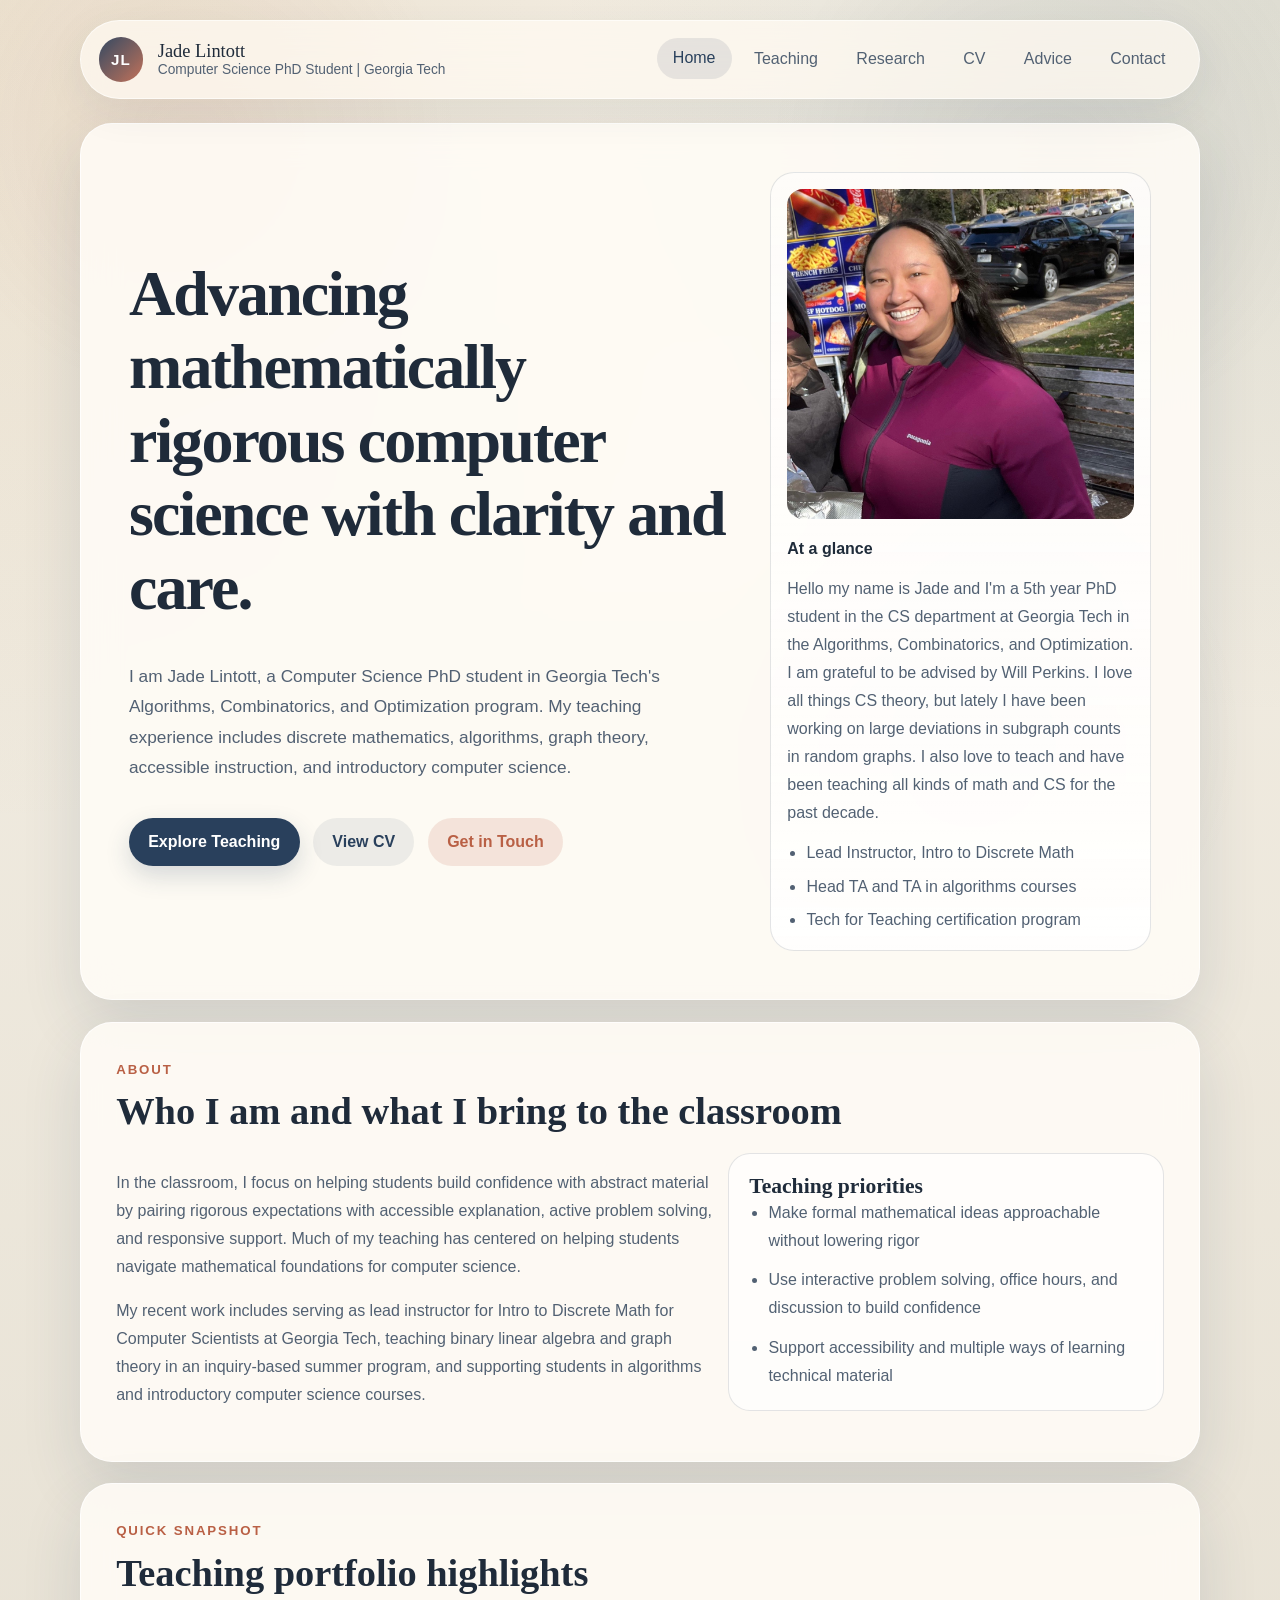
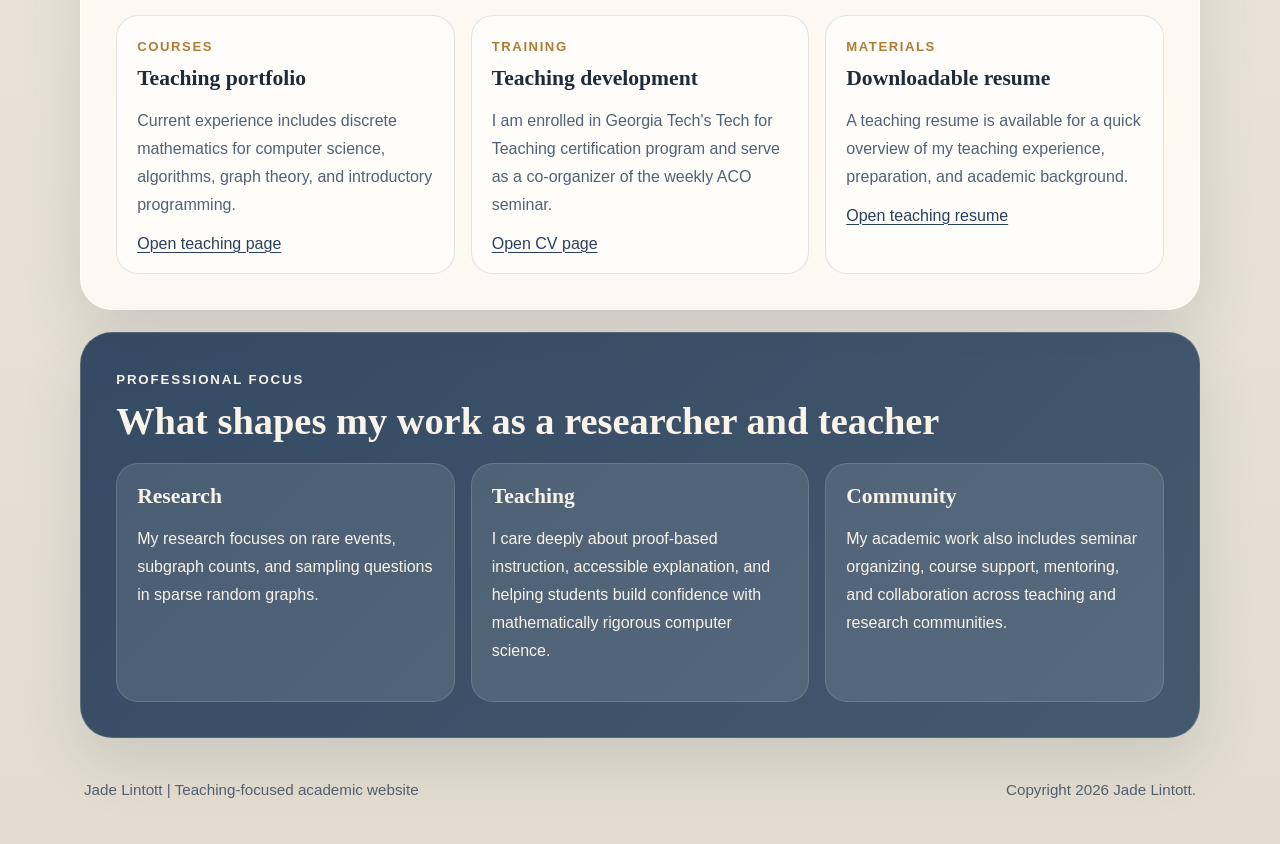
<file: index.html>
<!DOCTYPE html>
<html lang="en">
  <head>
    <meta charset="UTF-8" />
    <meta name="viewport" content="width=device-width, initial-scale=1.0" />
    <title>Jade Lintott | Teaching and Academic Website</title>
    <meta
      name="description"
      content="Academic website for Jade Lintott, a Computer Science PhD student at Georgia Tech, featuring teaching, CV, research, and contact information."
    />
    <link rel="icon" type="image/svg+xml" href="favicon.svg" />
    <link rel="stylesheet" href="styles.css" />
    <script src="script.js" defer></script>
  </head>
  <body>
    <div class="site-background" aria-hidden="true"></div>
    <div class="page-shell">
      <header class="site-header">
        <a class="site-brand" href="index.html">
          <span class="site-brand__mark">JL</span>
          <span>
            <span class="site-brand__name">Jade Lintott</span>
            <span class="site-brand__meta">Computer Science PhD Student | Georgia Tech</span>
          </span>
        </a>
        <button
          class="nav-toggle"
          type="button"
          aria-expanded="false"
          aria-label="Toggle navigation"
          data-nav-toggle
        >
          Menu
        </button>
        <nav class="site-nav" aria-label="Primary" data-site-nav>
          <a href="index.html" aria-current="page">Home</a>
          <a href="teaching.html">Teaching</a>
          <a href="research.html">Research</a>
          <a href="cv.html">CV</a>
          <a href="miscellaneous.html">Advice</a>
          <a href="contact.html">Contact</a>
        </nav>
      </header>

      <main>
        <section class="hero hero--home">
          <div class="hero__content">
            <h1>Advancing mathematically rigorous computer science with clarity and care.</h1>
            <p class="hero__lede">
              I am Jade Lintott, a Computer Science PhD student in Georgia
              Tech's Algorithms, Combinatorics, and Optimization program. My
              teaching experience includes discrete mathematics, algorithms,
              graph theory, accessible instruction, and introductory computer
              science.
            </p>
            <div class="hero__actions">
              <a class="button" href="teaching.html">Explore Teaching</a>
              <a class="button button--ghost" href="cv.html">View CV</a>
              <a class="button button--soft" href="contact.html">Get in Touch</a>
            </div>
          </div>
          <aside class="profile-card">
            <div class="profile-card__visual">
              <img
                class="profile-card__image"
                src="assets/images/jade-headshot.jpg"
                alt="Jade Lintott smiling outdoors"
                width="1200"
                height="1143"
              />
            </div>
            <div class="profile-card__body">
              <p class="profile-card__title">At a glance</p>
              <p class="profile-card__bio">
                Hello my name is Jade and I'm a 5th year PhD student in the CS
                department at Georgia Tech in the Algorithms, Combinatorics,
                and Optimization. I am grateful to be advised by Will Perkins.
                I love all things CS theory, but lately I have been working on
                large deviations in subgraph counts in random graphs. I also
                love to teach and have been teaching all kinds of math and CS
                for the past decade.
              </p>
              <ul class="compact-list">
                <li>Lead Instructor, Intro to Discrete Math</li>
                <li>Head TA and TA in algorithms courses</li>
                <li>Tech for Teaching certification program</li>
              </ul>
            </div>
          </aside>
        </section>

        <section class="section-card">
          <div class="section-heading">
            <p class="eyebrow">About</p>
            <h2>Who I am and what I bring to the classroom</h2>
          </div>
          <div class="content-grid">
            <div>
              <p>
                In the classroom, I focus on helping students build confidence
                with abstract material by pairing rigorous expectations with
                accessible explanation, active problem solving, and responsive
                support. Much of my teaching has centered on helping students
                navigate mathematical foundations for computer science.
              </p>
              <p>
                My recent work includes serving as lead instructor for Intro to
                Discrete Math for Computer Scientists at Georgia Tech, teaching
                binary linear algebra and graph theory in an inquiry-based
                summer program, and supporting students in algorithms and
                introductory computer science courses.
              </p>
            </div>
            <div class="highlight-panel">
              <h3>Teaching priorities</h3>
              <ul class="feature-list">
                <li>Make formal mathematical ideas approachable without lowering rigor</li>
                <li>Use interactive problem solving, office hours, and discussion to build confidence</li>
                <li>Support accessibility and multiple ways of learning technical material</li>
              </ul>
            </div>
          </div>
        </section>

        <section class="section-card">
          <div class="section-heading">
            <p class="eyebrow">Quick Snapshot</p>
            <h2>Teaching portfolio highlights</h2>
          </div>
          <div class="card-grid">
            <article class="info-card">
              <p class="info-card__kicker">Courses</p>
              <h3>Teaching portfolio</h3>
              <p>
                Current experience includes discrete mathematics for computer
                science, algorithms, graph theory, and introductory programming.
              </p>
              <a class="text-link" href="teaching.html">Open teaching page</a>
            </article>
            <article class="info-card">
              <p class="info-card__kicker">Training</p>
              <h3>Teaching development</h3>
              <p>
                I am enrolled in Georgia Tech's Tech for Teaching certification
                program and serve as a co-organizer of the weekly ACO seminar.
              </p>
              <a class="text-link" href="cv.html">Open CV page</a>
            </article>
            <article class="info-card">
              <p class="info-card__kicker">Materials</p>
              <h3>Downloadable resume</h3>
              <p>
                A teaching resume is available for a quick overview of my
                teaching experience, preparation, and academic background.
              </p>
              <a class="text-link" href="assets/docs/jade-lintott-teaching-resume.docx">Open teaching resume</a>
            </article>
          </div>
        </section>

        <section class="section-card section-card--accent">
          <div class="section-heading">
            <p class="eyebrow">Professional Focus</p>
            <h2>What shapes my work as a researcher and teacher</h2>
          </div>
          <div class="card-grid">
            <article class="info-card info-card--light">
              <h3>Research</h3>
              <p>
                My research focuses on rare events, subgraph counts, and
                sampling questions in sparse random graphs.
              </p>
            </article>
            <article class="info-card info-card--light">
              <h3>Teaching</h3>
              <p>
                I care deeply about proof-based instruction, accessible
                explanation, and helping students build confidence with
                mathematically rigorous computer science.
              </p>
            </article>
            <article class="info-card info-card--light">
              <h3>Community</h3>
              <p>
                My academic work also includes seminar organizing, course
                support, mentoring, and collaboration across teaching and
                research communities.
              </p>
            </article>
          </div>
        </section>
      </main>

      <footer class="site-footer">
        <p>Jade Lintott | Teaching-focused academic website</p>
        <p>Copyright <span data-year></span> Jade Lintott.</p>
      </footer>
    </div>
  </body>
</html>
</file>
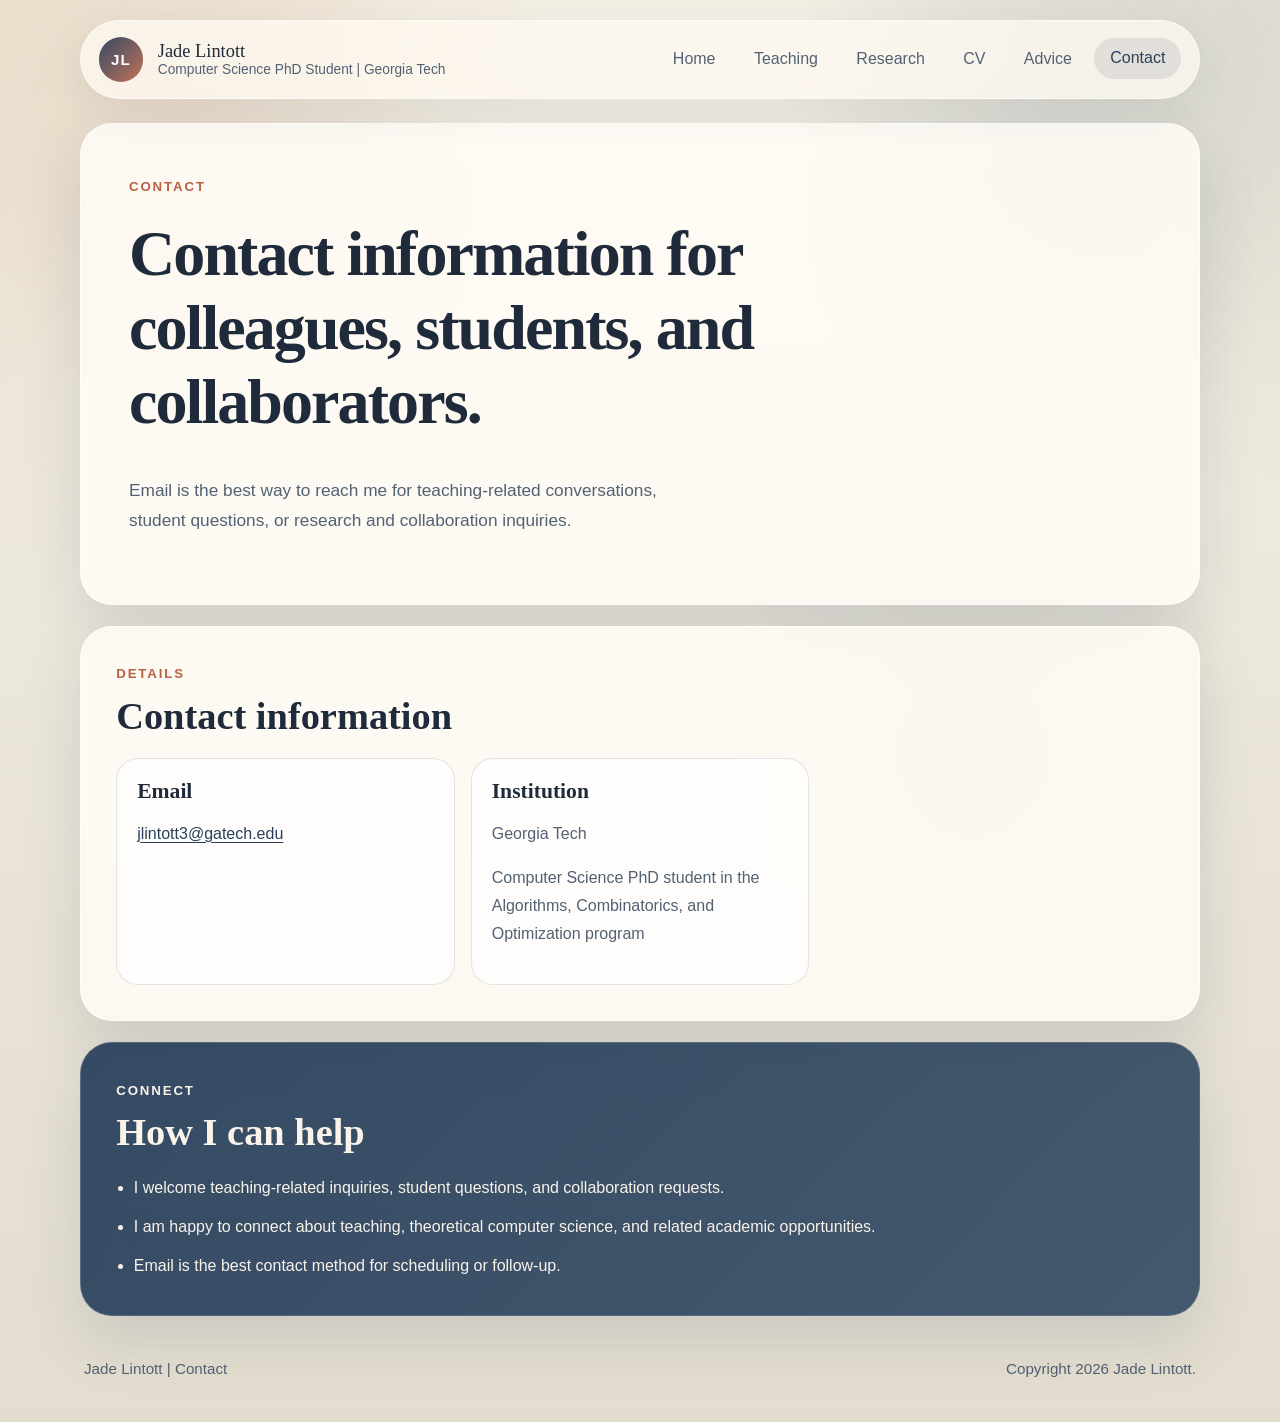
<file: contact.html>
<!DOCTYPE html>
<html lang="en">
  <head>
    <meta charset="UTF-8" />
    <meta name="viewport" content="width=device-width, initial-scale=1.0" />
    <title>Contact | Jade Lintott</title>
    <meta
      name="description"
      content="Contact information and affiliation for Jade Lintott."
    />
    <link rel="icon" type="image/svg+xml" href="favicon.svg" />
    <link rel="stylesheet" href="styles.css" />
    <script src="script.js" defer></script>
  </head>
  <body>
    <div class="site-background" aria-hidden="true"></div>
    <div class="page-shell">
      <header class="site-header">
        <a class="site-brand" href="index.html">
          <span class="site-brand__mark">JL</span>
          <span>
            <span class="site-brand__name">Jade Lintott</span>
            <span class="site-brand__meta">Computer Science PhD Student | Georgia Tech</span>
          </span>
        </a>
        <button
          class="nav-toggle"
          type="button"
          aria-expanded="false"
          aria-label="Toggle navigation"
          data-nav-toggle
        >
          Menu
        </button>
        <nav class="site-nav" aria-label="Primary" data-site-nav>
          <a href="index.html">Home</a>
          <a href="teaching.html">Teaching</a>
          <a href="research.html">Research</a>
          <a href="cv.html">CV</a>
          <a href="miscellaneous.html">Advice</a>
          <a href="contact.html" aria-current="page">Contact</a>
        </nav>
      </header>

      <main>
        <section class="hero hero--page">
          <div class="hero__content hero__content--narrow">
            <p class="eyebrow">Contact</p>
            <h1>Contact information for colleagues, students, and collaborators.</h1>
            <p class="hero__lede">
              Email is the best way to reach me for teaching-related
              conversations, student questions, or research and collaboration
              inquiries.
            </p>
          </div>
        </section>

        <section class="section-card">
          <div class="section-heading">
            <p class="eyebrow">Details</p>
            <h2>Contact information</h2>
          </div>
          <div class="card-grid">
            <article class="info-card">
              <h3>Email</h3>
              <p>
                <a class="text-link" href="mailto:jlintott3@gatech.edu">
                  jlintott3@gatech.edu
                </a>
              </p>
            </article>
            <article class="info-card">
              <h3>Institution</h3>
              <p>Georgia Tech</p>
              <p>Computer Science PhD student in the Algorithms, Combinatorics, and Optimization program</p>
            </article>
          </div>
        </section>

        <section class="section-card section-card--accent">
          <div class="section-heading">
            <p class="eyebrow">Connect</p>
            <h2>How I can help</h2>
          </div>
          <ul class="feature-list feature-list--wide">
            <li>I welcome teaching-related inquiries, student questions, and collaboration requests.</li>
            <li>I am happy to connect about teaching, theoretical computer science, and related academic opportunities.</li>
            <li>Email is the best contact method for scheduling or follow-up.</li>
          </ul>
        </section>
      </main>

      <footer class="site-footer">
        <p>Jade Lintott | Contact</p>
        <p>Copyright <span data-year></span> Jade Lintott.</p>
      </footer>
    </div>
  </body>
</html>
</file>
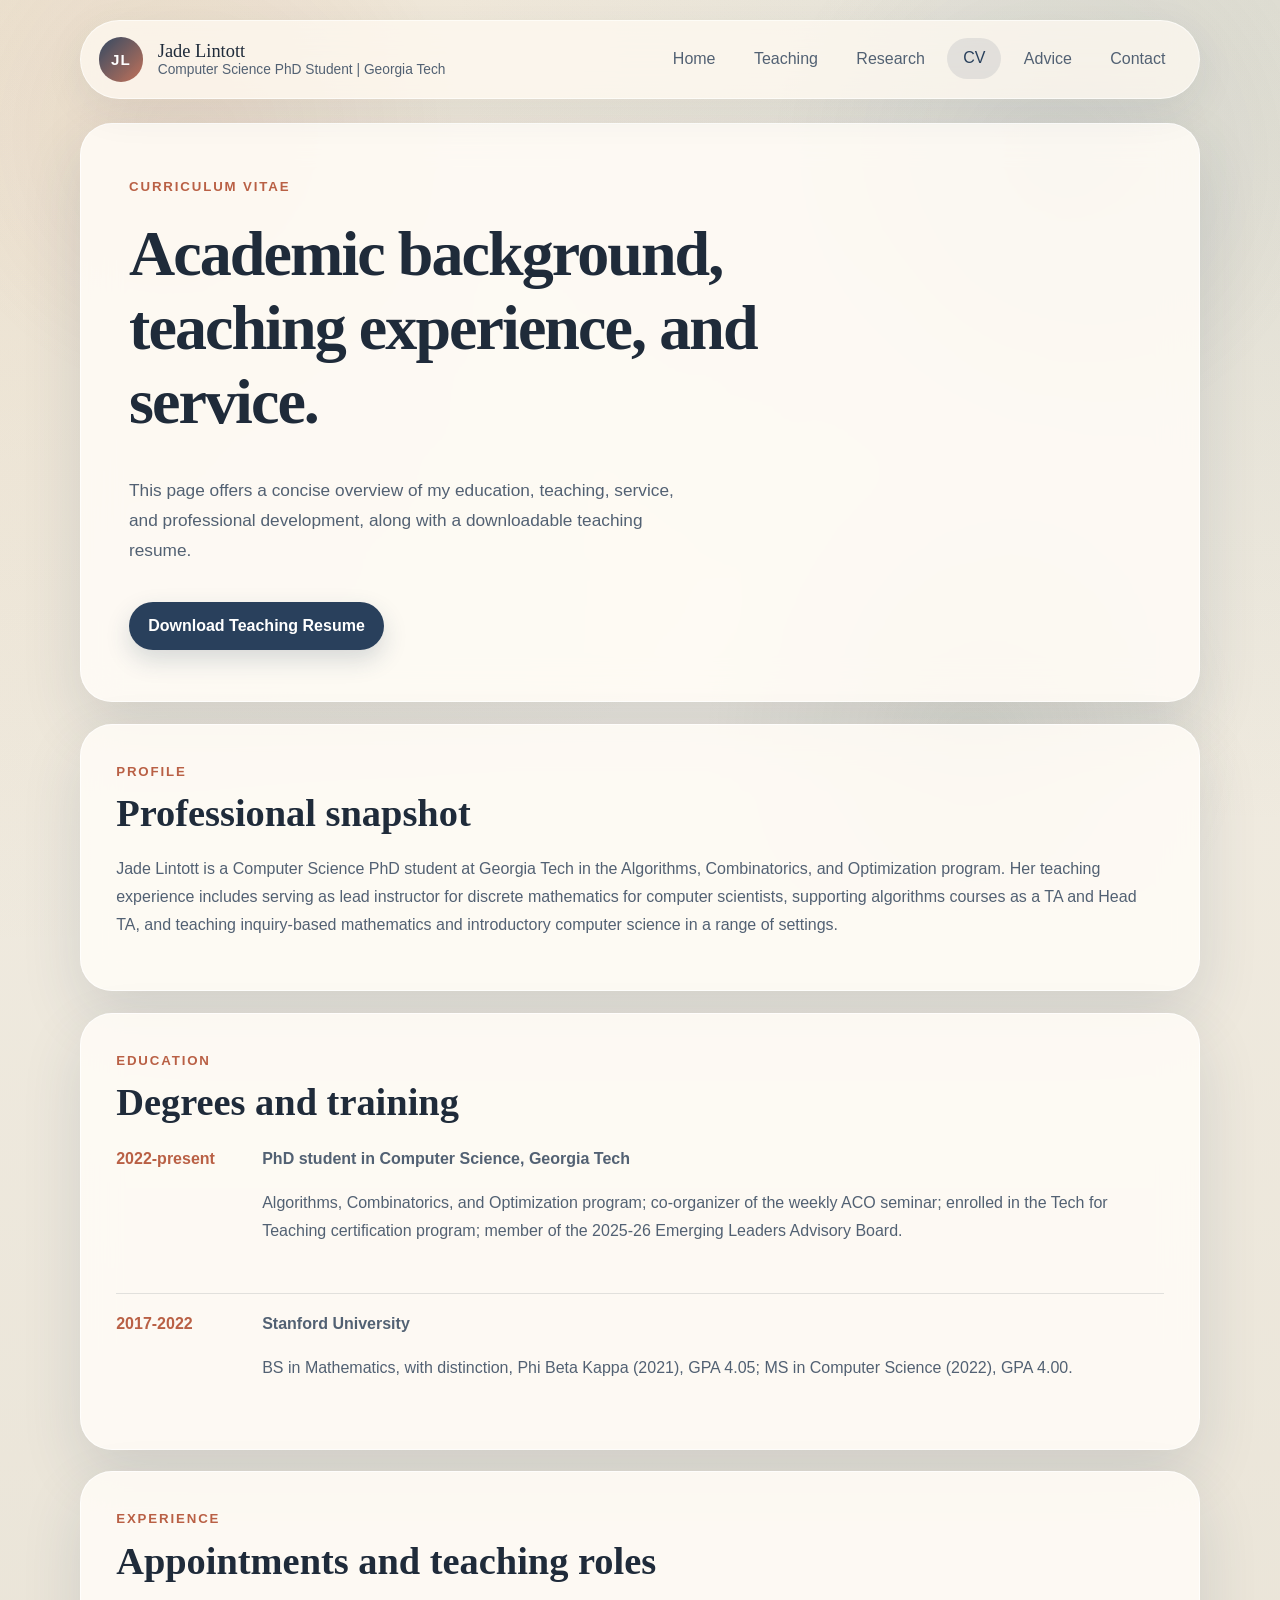
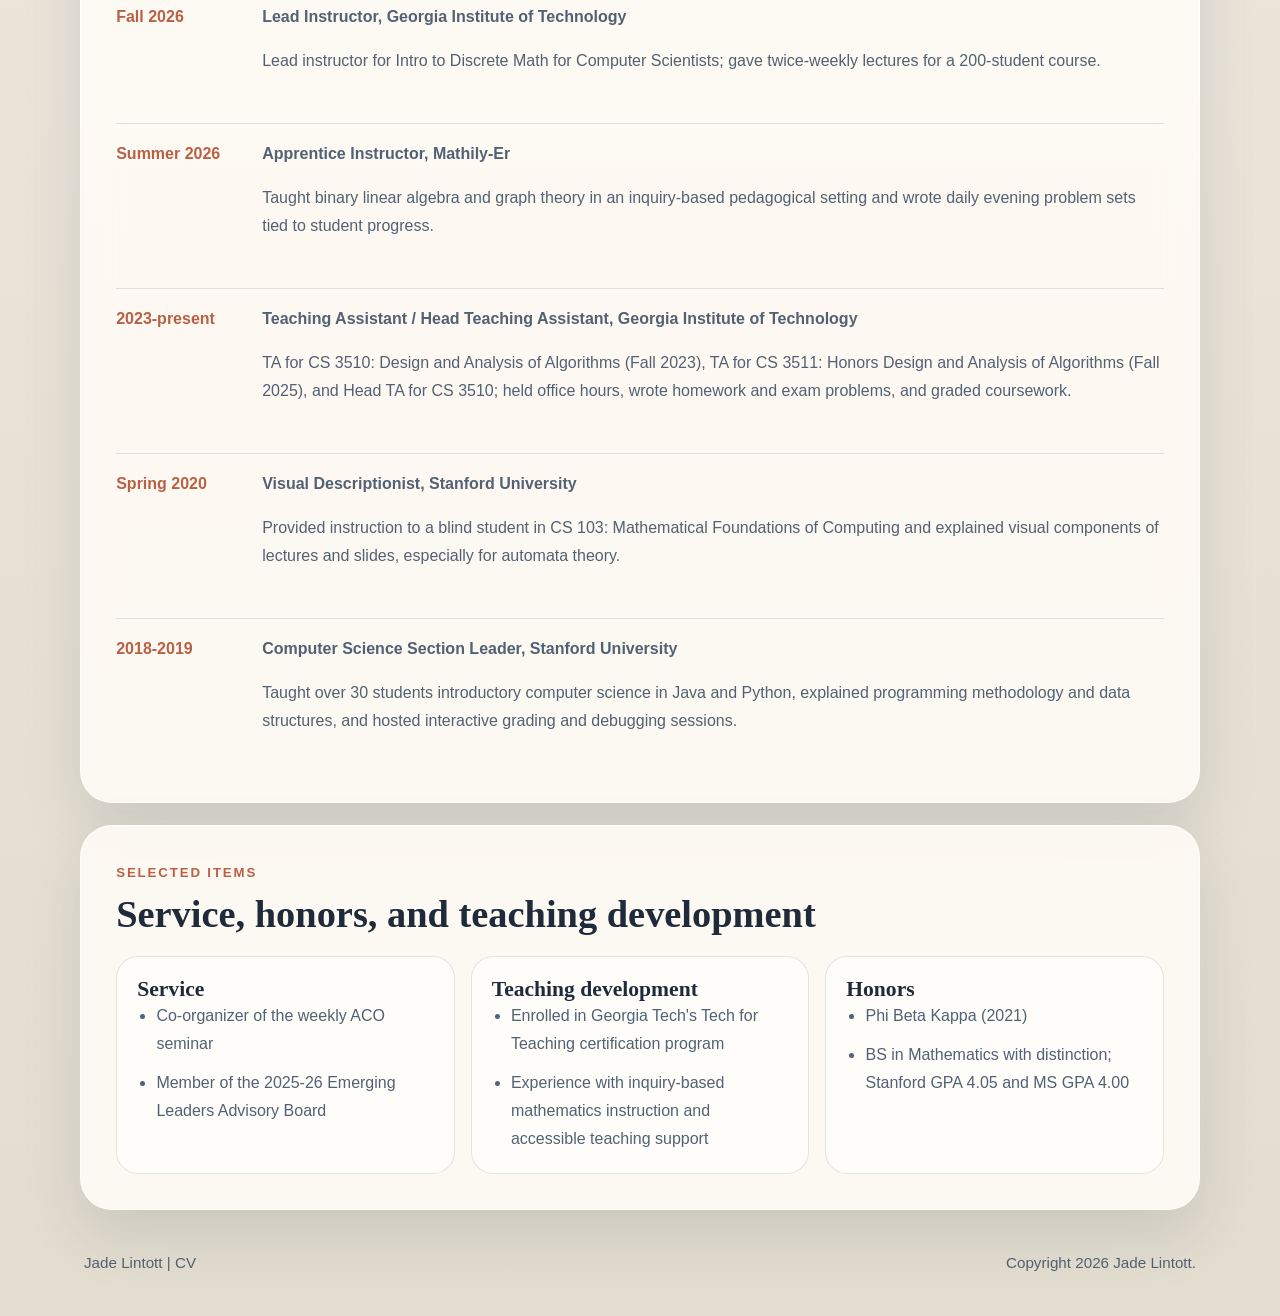
<file: cv.html>
<!DOCTYPE html>
<html lang="en">
  <head>
    <meta charset="UTF-8" />
    <meta name="viewport" content="width=device-width, initial-scale=1.0" />
    <title>CV | Jade Lintott</title>
    <meta
      name="description"
      content="Curriculum vitae overview and teaching resume for Jade Lintott."
    />
    <link rel="icon" type="image/svg+xml" href="favicon.svg" />
    <link rel="stylesheet" href="styles.css" />
    <script src="script.js" defer></script>
  </head>
  <body>
    <div class="site-background" aria-hidden="true"></div>
    <div class="page-shell">
      <header class="site-header">
        <a class="site-brand" href="index.html">
          <span class="site-brand__mark">JL</span>
          <span>
            <span class="site-brand__name">Jade Lintott</span>
            <span class="site-brand__meta">Computer Science PhD Student | Georgia Tech</span>
          </span>
        </a>
        <button
          class="nav-toggle"
          type="button"
          aria-expanded="false"
          aria-label="Toggle navigation"
          data-nav-toggle
        >
          Menu
        </button>
        <nav class="site-nav" aria-label="Primary" data-site-nav>
          <a href="index.html">Home</a>
          <a href="teaching.html">Teaching</a>
          <a href="research.html">Research</a>
          <a href="cv.html" aria-current="page">CV</a>
          <a href="miscellaneous.html">Advice</a>
          <a href="contact.html">Contact</a>
        </nav>
      </header>

      <main>
        <section class="hero hero--page">
          <div class="hero__content hero__content--narrow">
            <p class="eyebrow">Curriculum Vitae</p>
            <h1>Academic background, teaching experience, and service.</h1>
            <p class="hero__lede">
              This page offers a concise overview of my education, teaching,
              service, and professional development, along with a downloadable
              teaching resume.
            </p>
            <div class="hero__actions">
              <a class="button" href="assets/docs/jade-lintott-teaching-resume.docx">Download Teaching Resume</a>
            </div>
          </div>
        </section>

        <section class="section-card">
          <div class="section-heading">
            <p class="eyebrow">Profile</p>
            <h2>Professional snapshot</h2>
          </div>
          <p>
            Jade Lintott is a Computer Science PhD student at Georgia Tech in
            the Algorithms, Combinatorics, and Optimization program. Her
            teaching experience includes serving as lead instructor for discrete
            mathematics for computer scientists, supporting algorithms courses
            as a TA and Head TA, and teaching inquiry-based mathematics and
            introductory computer science in a range of settings.
          </p>
        </section>

        <section class="section-card">
          <div class="section-heading">
            <p class="eyebrow">Education</p>
            <h2>Degrees and training</h2>
          </div>
          <ul class="timeline-list">
            <li>
              <span class="timeline-list__date">2022-present</span>
              <div>
                <strong>PhD student in Computer Science, Georgia Tech</strong>
                <p>Algorithms, Combinatorics, and Optimization program; co-organizer of the weekly ACO seminar; enrolled in the Tech for Teaching certification program; member of the 2025-26 Emerging Leaders Advisory Board.</p>
              </div>
            </li>
            <li>
              <span class="timeline-list__date">2017-2022</span>
              <div>
                <strong>Stanford University</strong>
                <p>BS in Mathematics, with distinction, Phi Beta Kappa (2021), GPA 4.05; MS in Computer Science (2022), GPA 4.00.</p>
              </div>
            </li>
          </ul>
        </section>

        <section class="section-card">
          <div class="section-heading">
            <p class="eyebrow">Experience</p>
            <h2>Appointments and teaching roles</h2>
          </div>
          <ul class="timeline-list">
            <li>
              <span class="timeline-list__date">Fall 2026</span>
              <div>
                <strong>Lead Instructor, Georgia Institute of Technology</strong>
                <p>Lead instructor for Intro to Discrete Math for Computer Scientists; gave twice-weekly lectures for a 200-student course.</p>
              </div>
            </li>
            <li>
              <span class="timeline-list__date">Summer 2026</span>
              <div>
                <strong>Apprentice Instructor, Mathily-Er</strong>
                <p>Taught binary linear algebra and graph theory in an inquiry-based pedagogical setting and wrote daily evening problem sets tied to student progress.</p>
              </div>
            </li>
            <li>
              <span class="timeline-list__date">2023-present</span>
              <div>
                <strong>Teaching Assistant / Head Teaching Assistant, Georgia Institute of Technology</strong>
                <p>TA for CS 3510: Design and Analysis of Algorithms (Fall 2023), TA for CS 3511: Honors Design and Analysis of Algorithms (Fall 2025), and Head TA for CS 3510; held office hours, wrote homework and exam problems, and graded coursework.</p>
              </div>
            </li>
            <li>
              <span class="timeline-list__date">Spring 2020</span>
              <div>
                <strong>Visual Descriptionist, Stanford University</strong>
                <p>Provided instruction to a blind student in CS 103: Mathematical Foundations of Computing and explained visual components of lectures and slides, especially for automata theory.</p>
              </div>
            </li>
            <li>
              <span class="timeline-list__date">2018-2019</span>
              <div>
                <strong>Computer Science Section Leader, Stanford University</strong>
                <p>Taught over 30 students introductory computer science in Java and Python, explained programming methodology and data structures, and hosted interactive grading and debugging sessions.</p>
              </div>
            </li>
          </ul>
        </section>

        <section class="section-card">
          <div class="section-heading">
            <p class="eyebrow">Selected Items</p>
            <h2>Service, honors, and teaching development</h2>
          </div>
          <div class="card-grid">
            <article class="info-card">
              <h3>Service</h3>
              <ul class="feature-list">
                <li>Co-organizer of the weekly ACO seminar</li>
                <li>Member of the 2025-26 Emerging Leaders Advisory Board</li>
              </ul>
            </article>
            <article class="info-card">
              <h3>Teaching development</h3>
              <ul class="feature-list">
                <li>Enrolled in Georgia Tech's Tech for Teaching certification program</li>
                <li>Experience with inquiry-based mathematics instruction and accessible teaching support</li>
              </ul>
            </article>
            <article class="info-card">
              <h3>Honors</h3>
              <ul class="feature-list">
                <li>Phi Beta Kappa (2021)</li>
                <li>BS in Mathematics with distinction; Stanford GPA 4.05 and MS GPA 4.00</li>
              </ul>
            </article>
          </div>
        </section>
      </main>

      <footer class="site-footer">
        <p>Jade Lintott | CV</p>
        <p>Copyright <span data-year></span> Jade Lintott.</p>
      </footer>
    </div>
  </body>
</html>
</file>
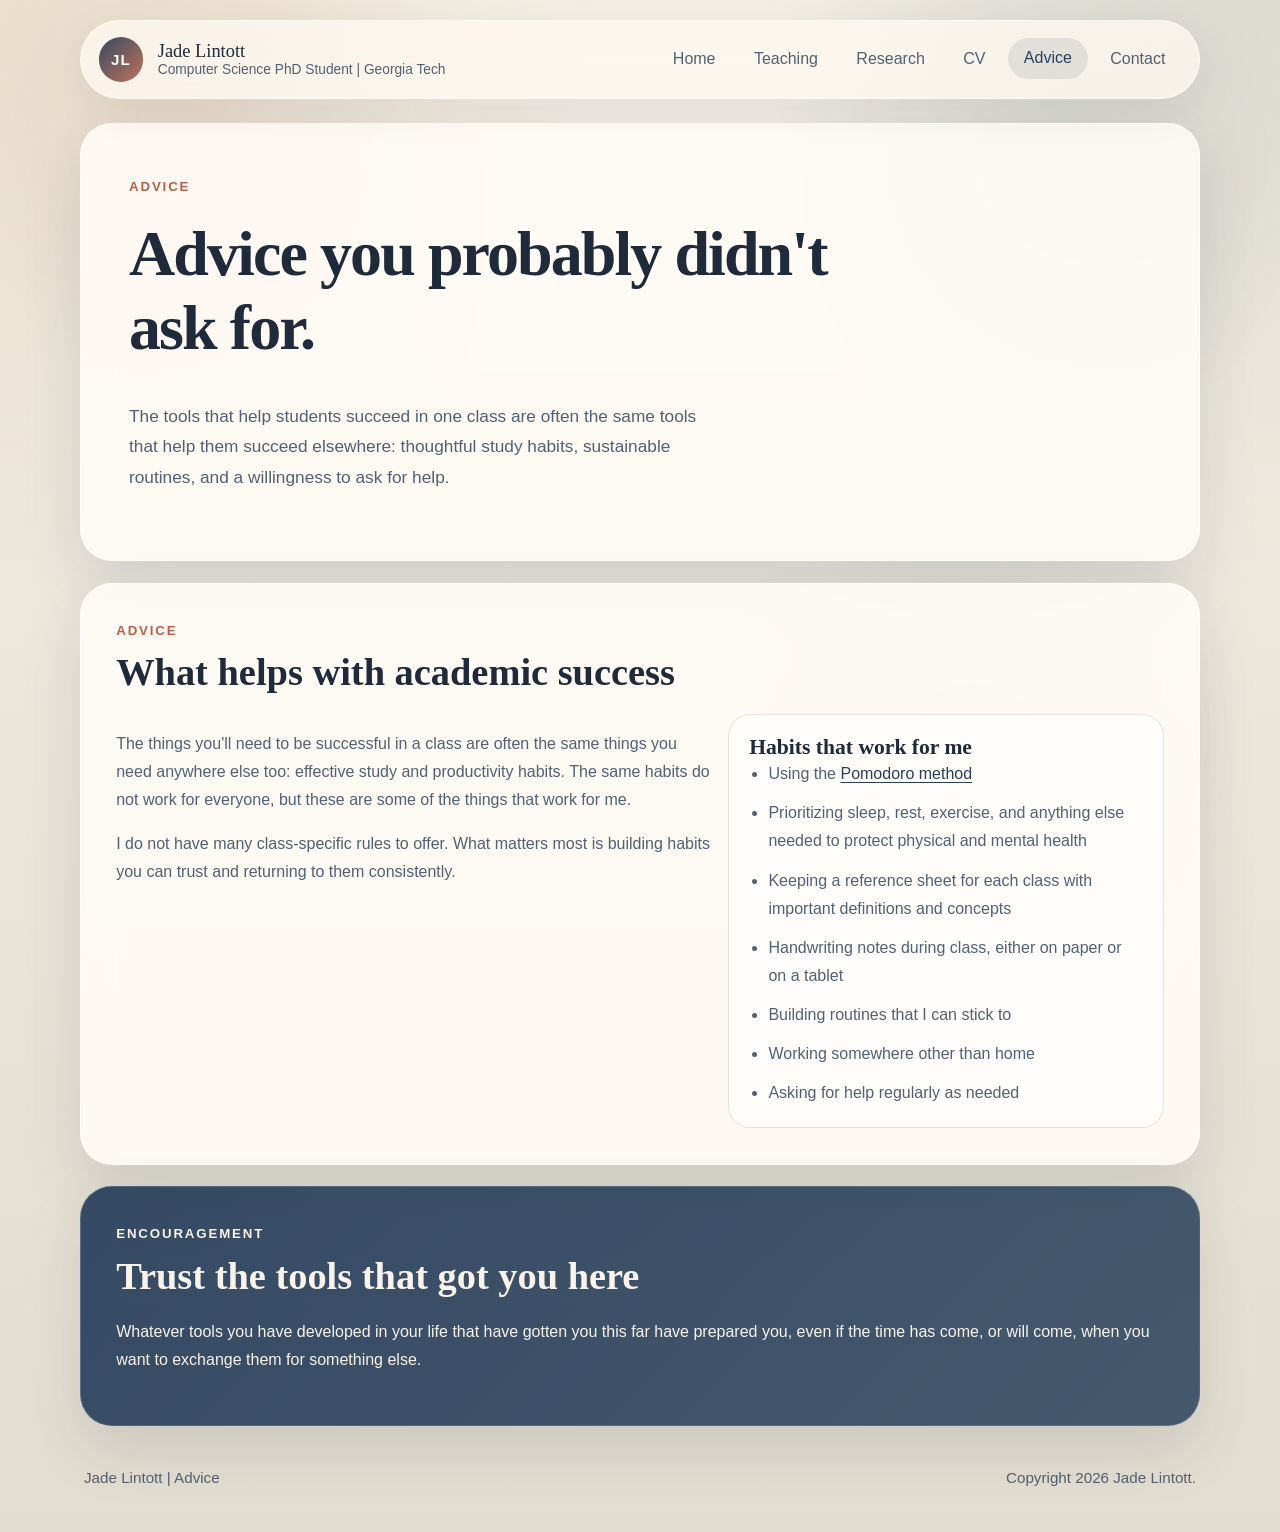
<file: miscellaneous.html>
<!DOCTYPE html>
<html lang="en">
  <head>
    <meta charset="UTF-8" />
    <meta name="viewport" content="width=device-width, initial-scale=1.0" />
    <title>Advice You Probably Didn't Ask For | Jade Lintott</title>
    <meta
      name="description"
      content="Advice and academic notes from Jade Lintott."
    />
    <link rel="icon" type="image/svg+xml" href="favicon.svg" />
    <link rel="stylesheet" href="styles.css" />
    <script src="script.js" defer></script>
  </head>
  <body>
    <div class="site-background" aria-hidden="true"></div>
    <div class="page-shell">
      <header class="site-header">
        <a class="site-brand" href="index.html">
          <span class="site-brand__mark">JL</span>
          <span>
            <span class="site-brand__name">Jade Lintott</span>
            <span class="site-brand__meta">Computer Science PhD Student | Georgia Tech</span>
          </span>
        </a>
        <button
          class="nav-toggle"
          type="button"
          aria-expanded="false"
          aria-label="Toggle navigation"
          data-nav-toggle
        >
          Menu
        </button>
        <nav class="site-nav" aria-label="Primary" data-site-nav>
          <a href="index.html">Home</a>
          <a href="teaching.html">Teaching</a>
          <a href="research.html">Research</a>
          <a href="cv.html">CV</a>
          <a href="miscellaneous.html" aria-current="page">Advice</a>
          <a href="contact.html">Contact</a>
        </nav>
      </header>

      <main>
        <section class="hero hero--page">
          <div class="hero__content hero__content--narrow">
            <p class="eyebrow">Advice</p>
            <h1>Advice you probably didn't ask for.</h1>
            <p class="hero__lede">
              The tools that help students succeed in one class are often the
              same tools that help them succeed elsewhere: thoughtful study
              habits, sustainable routines, and a willingness to ask for help.
            </p>
          </div>
        </section>

        <section class="section-card">
          <div class="section-heading">
            <p class="eyebrow">Advice</p>
            <h2>What helps with academic success</h2>
          </div>
          <div class="content-grid">
            <div>
              <p>
                The things you'll need to be successful in a class are often
                the same things you need anywhere else too: effective study and
                productivity habits. The same habits do not work for everyone,
                but these are some of the things that work for me.
              </p>
              <p>
                I do not have many class-specific rules to offer. What matters
                most is building habits you can trust and returning to them
                consistently.
              </p>
            </div>
            <div class="highlight-panel">
              <h3>Habits that work for me</h3>
              <ul class="feature-list">
                <li>
                  Using the
                  <a
                    class="text-link"
                    href="https://en.wikipedia.org/wiki/Pomodoro_Technique"
                    target="_blank"
                    rel="noreferrer"
                  >
                    Pomodoro method
                  </a>
                </li>
                <li>Prioritizing sleep, rest, exercise, and anything else needed to protect physical and mental health</li>
                <li>Keeping a reference sheet for each class with important definitions and concepts</li>
                <li>Handwriting notes during class, either on paper or on a tablet</li>
                <li>Building routines that I can stick to</li>
                <li>Working somewhere other than home</li>
                <li>Asking for help regularly as needed</li>
              </ul>
            </div>
          </div>
        </section>

        <section class="section-card section-card--accent">
          <div class="section-heading">
            <p class="eyebrow">Encouragement</p>
            <h2>Trust the tools that got you here</h2>
          </div>
          <p>
            Whatever tools you have developed in your life that have gotten you
            this far have prepared you, even if the time has come, or will
            come, when you want to exchange them for something else.
          </p>
        </section>
      </main>

      <footer class="site-footer">
        <p>Jade Lintott | Advice</p>
        <p>Copyright <span data-year></span> Jade Lintott.</p>
      </footer>
    </div>
  </body>
</html>
</file>
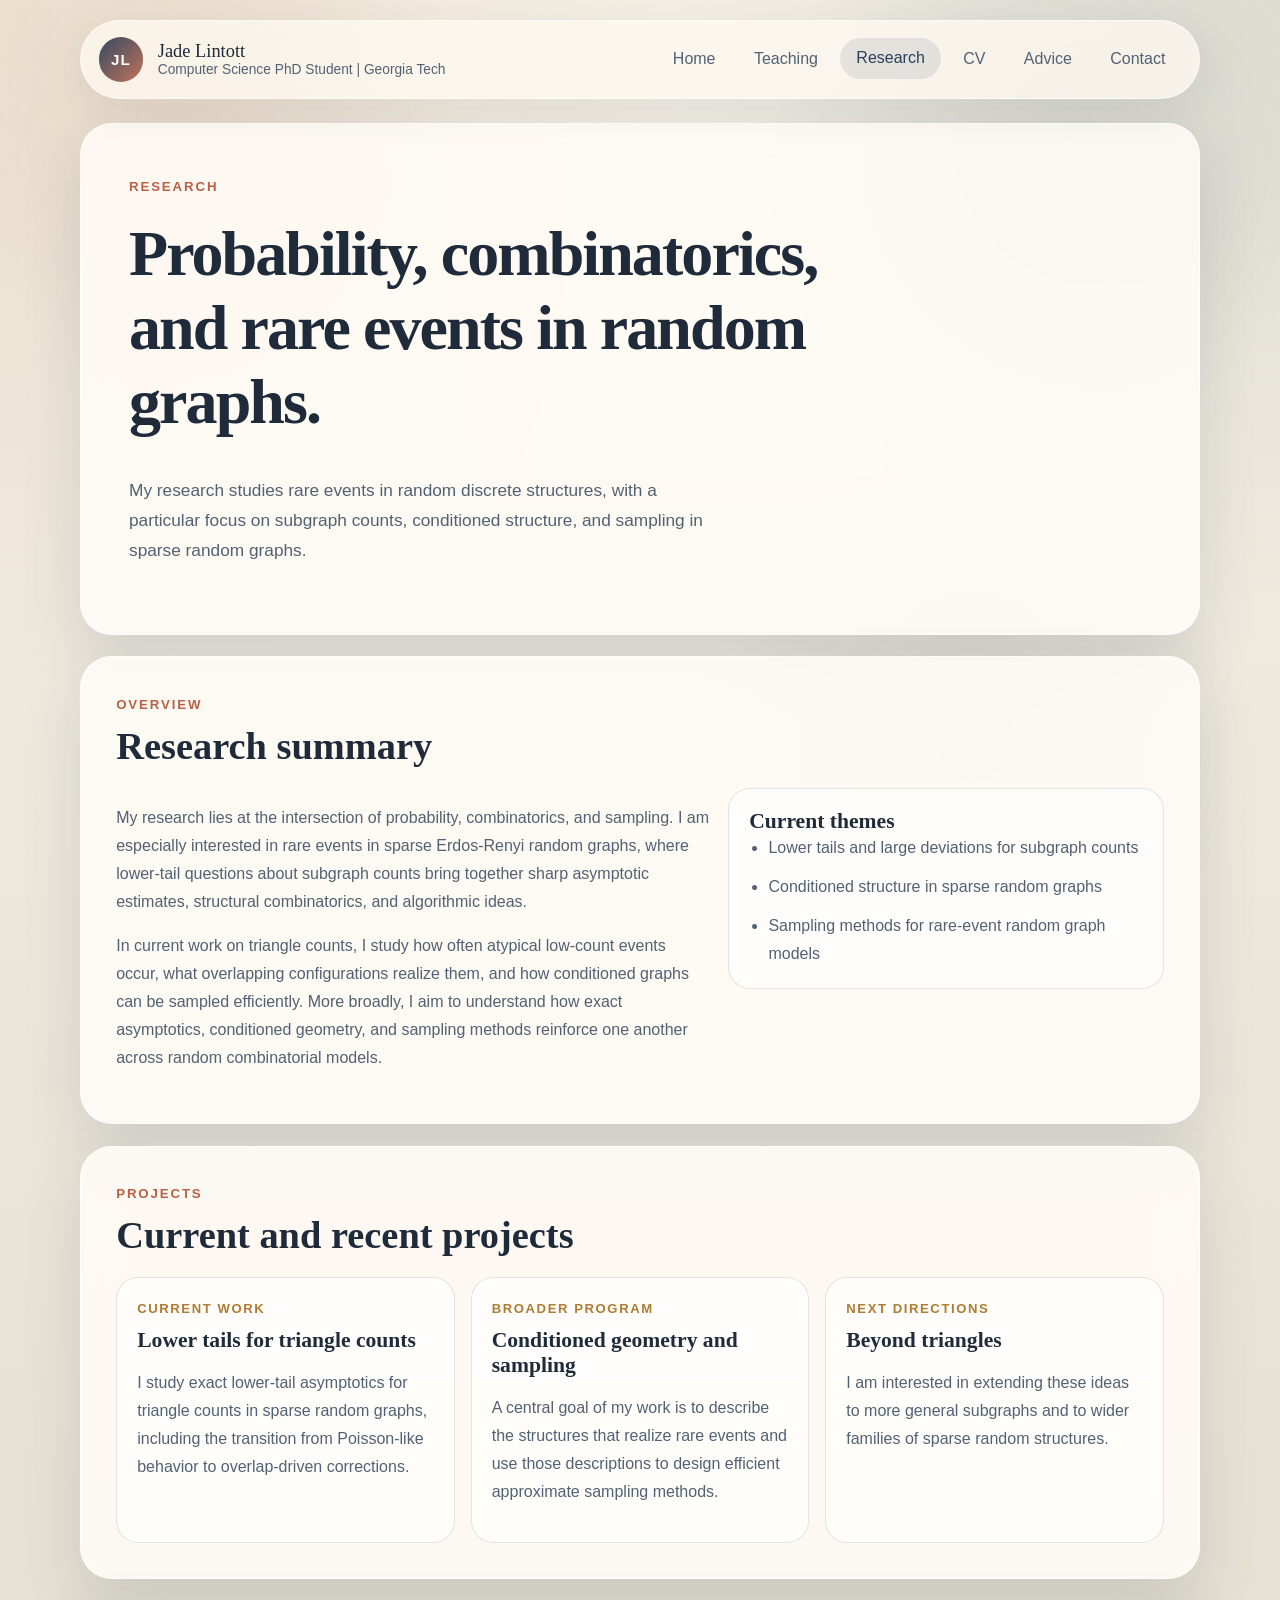
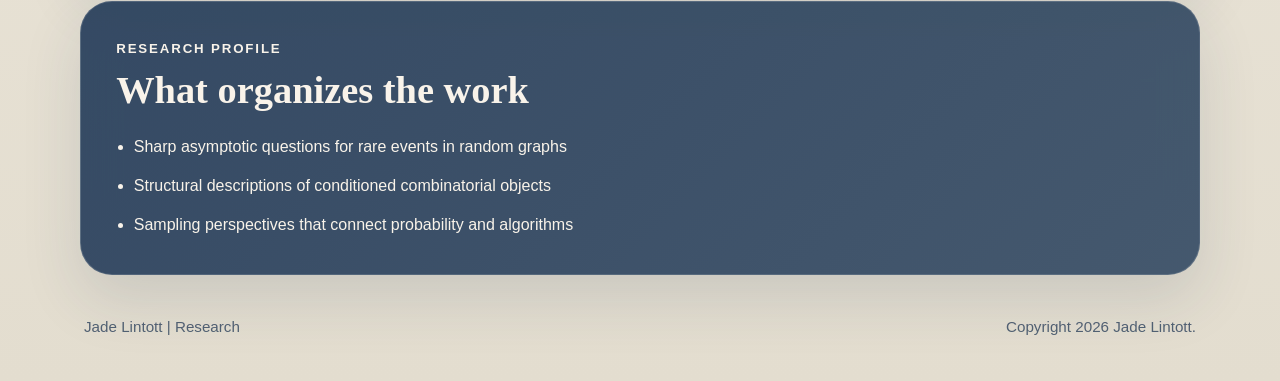
<file: research.html>
<!DOCTYPE html>
<html lang="en">
  <head>
    <meta charset="UTF-8" />
    <meta name="viewport" content="width=device-width, initial-scale=1.0" />
    <title>Research | Jade Lintott</title>
    <meta
      name="description"
      content="Research overview for Jade Lintott."
    />
    <link rel="icon" type="image/svg+xml" href="favicon.svg" />
    <link rel="stylesheet" href="styles.css" />
    <script src="script.js" defer></script>
  </head>
  <body>
    <div class="site-background" aria-hidden="true"></div>
    <div class="page-shell">
      <header class="site-header">
        <a class="site-brand" href="index.html">
          <span class="site-brand__mark">JL</span>
          <span>
            <span class="site-brand__name">Jade Lintott</span>
            <span class="site-brand__meta">Computer Science PhD Student | Georgia Tech</span>
          </span>
        </a>
        <button
          class="nav-toggle"
          type="button"
          aria-expanded="false"
          aria-label="Toggle navigation"
          data-nav-toggle
        >
          Menu
        </button>
        <nav class="site-nav" aria-label="Primary" data-site-nav>
          <a href="index.html">Home</a>
          <a href="teaching.html">Teaching</a>
          <a href="research.html" aria-current="page">Research</a>
          <a href="cv.html">CV</a>
          <a href="miscellaneous.html">Advice</a>
          <a href="contact.html">Contact</a>
        </nav>
      </header>

      <main>
        <section class="hero hero--page">
          <div class="hero__content hero__content--narrow">
            <p class="eyebrow">Research</p>
            <h1>Probability, combinatorics, and rare events in random graphs.</h1>
            <p class="hero__lede">
              My research studies rare events in random discrete structures,
              with a particular focus on subgraph counts, conditioned
              structure, and sampling in sparse random graphs.
            </p>
          </div>
        </section>

        <section class="section-card">
          <div class="section-heading">
            <p class="eyebrow">Overview</p>
            <h2>Research summary</h2>
          </div>
          <div class="content-grid">
            <div>
              <p>
                My research lies at the intersection of probability,
                combinatorics, and sampling. I am especially interested in
                rare events in sparse Erdos-Renyi random graphs, where
                lower-tail questions about subgraph counts bring together sharp
                asymptotic estimates, structural combinatorics, and algorithmic
                ideas.
              </p>
              <p>
                In current work on triangle counts, I study how often atypical
                low-count events occur, what overlapping configurations realize
                them, and how conditioned graphs can be sampled efficiently.
                More broadly, I aim to understand how exact asymptotics,
                conditioned geometry, and sampling methods reinforce one
                another across random combinatorial models.
              </p>
            </div>
            <div class="highlight-panel">
              <h3>Current themes</h3>
              <ul class="feature-list">
                <li>Lower tails and large deviations for subgraph counts</li>
                <li>Conditioned structure in sparse random graphs</li>
                <li>Sampling methods for rare-event random graph models</li>
              </ul>
            </div>
          </div>
        </section>

        <section class="section-card">
          <div class="section-heading">
            <p class="eyebrow">Projects</p>
            <h2>Current and recent projects</h2>
          </div>
          <div class="card-grid">
            <article class="info-card">
              <p class="info-card__kicker">Current work</p>
              <h3>Lower tails for triangle counts</h3>
              <p>
                I study exact lower-tail asymptotics for triangle counts in
                sparse random graphs, including the transition from Poisson-like
                behavior to overlap-driven corrections.
              </p>
            </article>
            <article class="info-card">
              <p class="info-card__kicker">Broader program</p>
              <h3>Conditioned geometry and sampling</h3>
              <p>
                A central goal of my work is to describe the structures that
                realize rare events and use those descriptions to design
                efficient approximate sampling methods.
              </p>
            </article>
            <article class="info-card">
              <p class="info-card__kicker">Next directions</p>
              <h3>Beyond triangles</h3>
              <p>
                I am interested in extending these ideas to more general
                subgraphs and to wider families of sparse random structures.
              </p>
            </article>
          </div>
        </section>

        <section class="section-card section-card--accent">
          <div class="section-heading">
            <p class="eyebrow">Research Profile</p>
            <h2>What organizes the work</h2>
          </div>
          <ul class="feature-list feature-list--wide">
            <li>Sharp asymptotic questions for rare events in random graphs</li>
            <li>Structural descriptions of conditioned combinatorial objects</li>
            <li>Sampling perspectives that connect probability and algorithms</li>
          </ul>
        </section>
      </main>

      <footer class="site-footer">
        <p>Jade Lintott | Research</p>
        <p>Copyright <span data-year></span> Jade Lintott.</p>
      </footer>
    </div>
  </body>
</html>
</file>
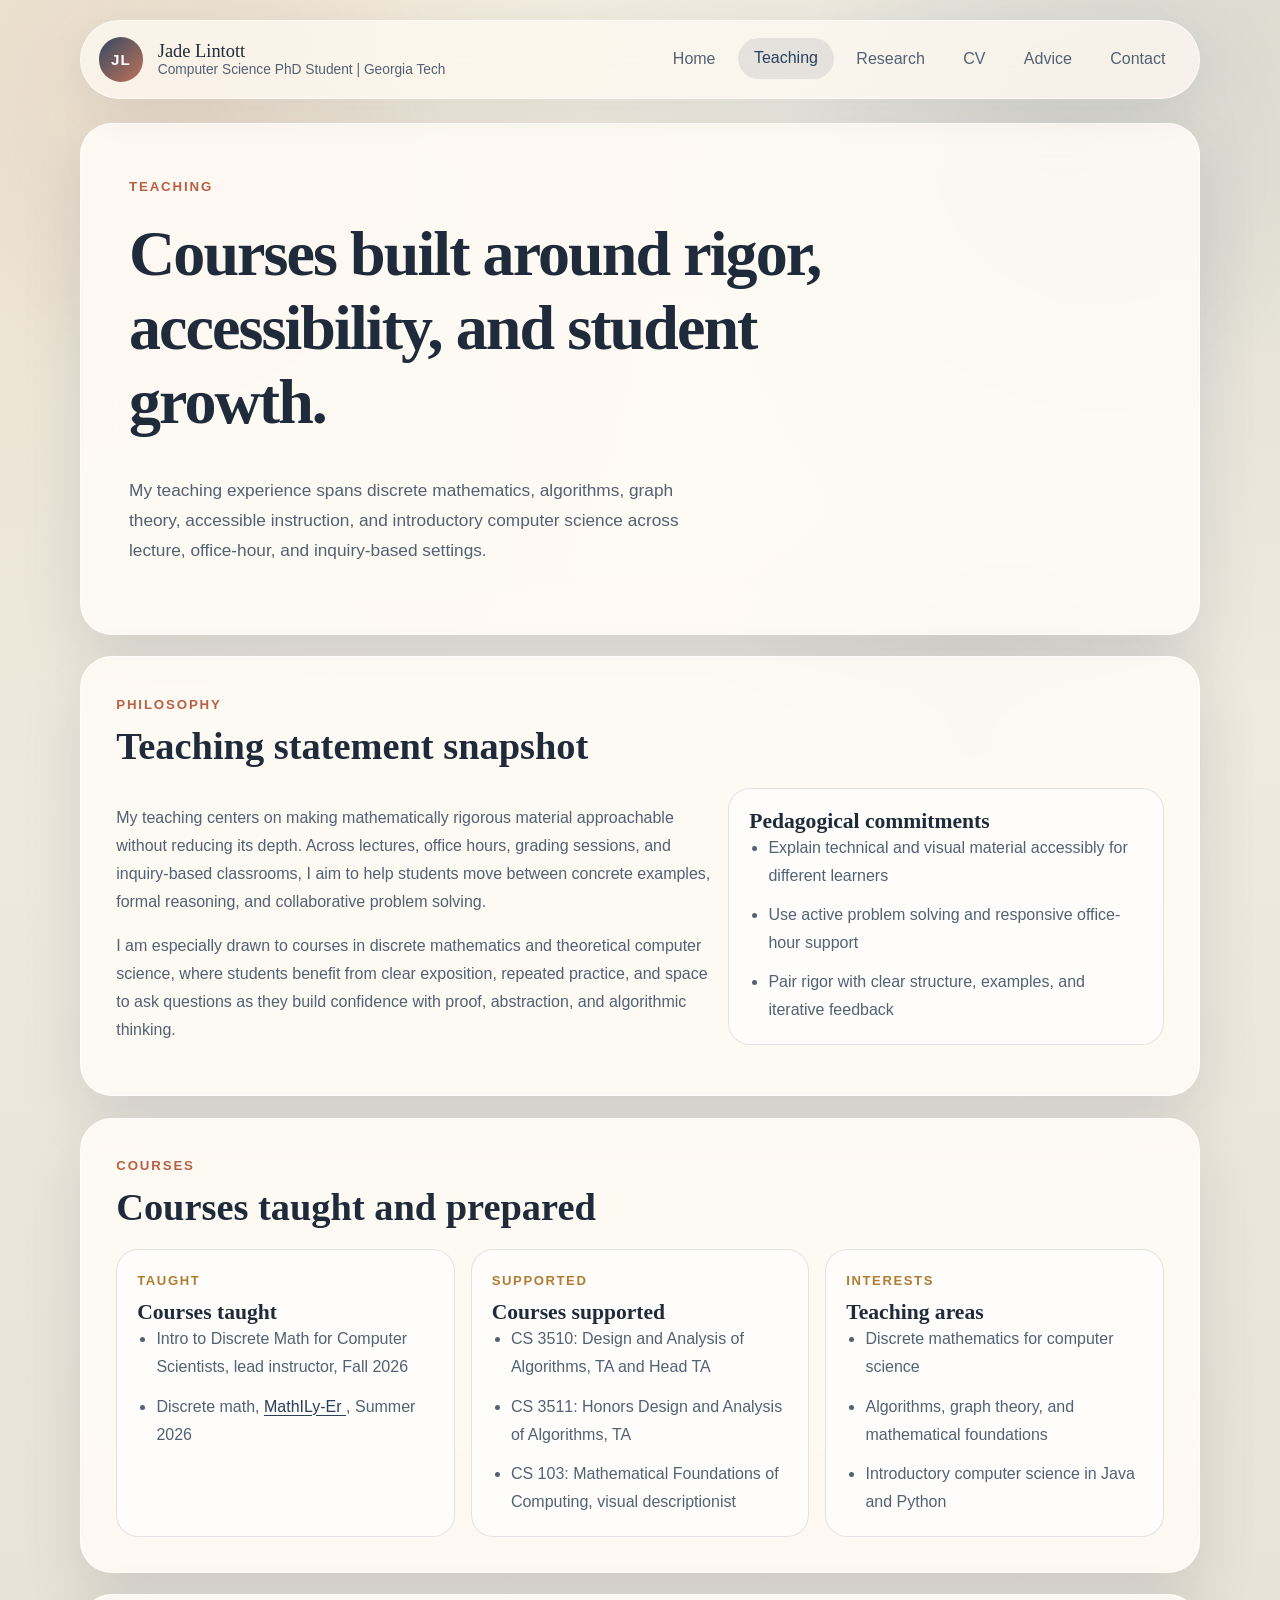
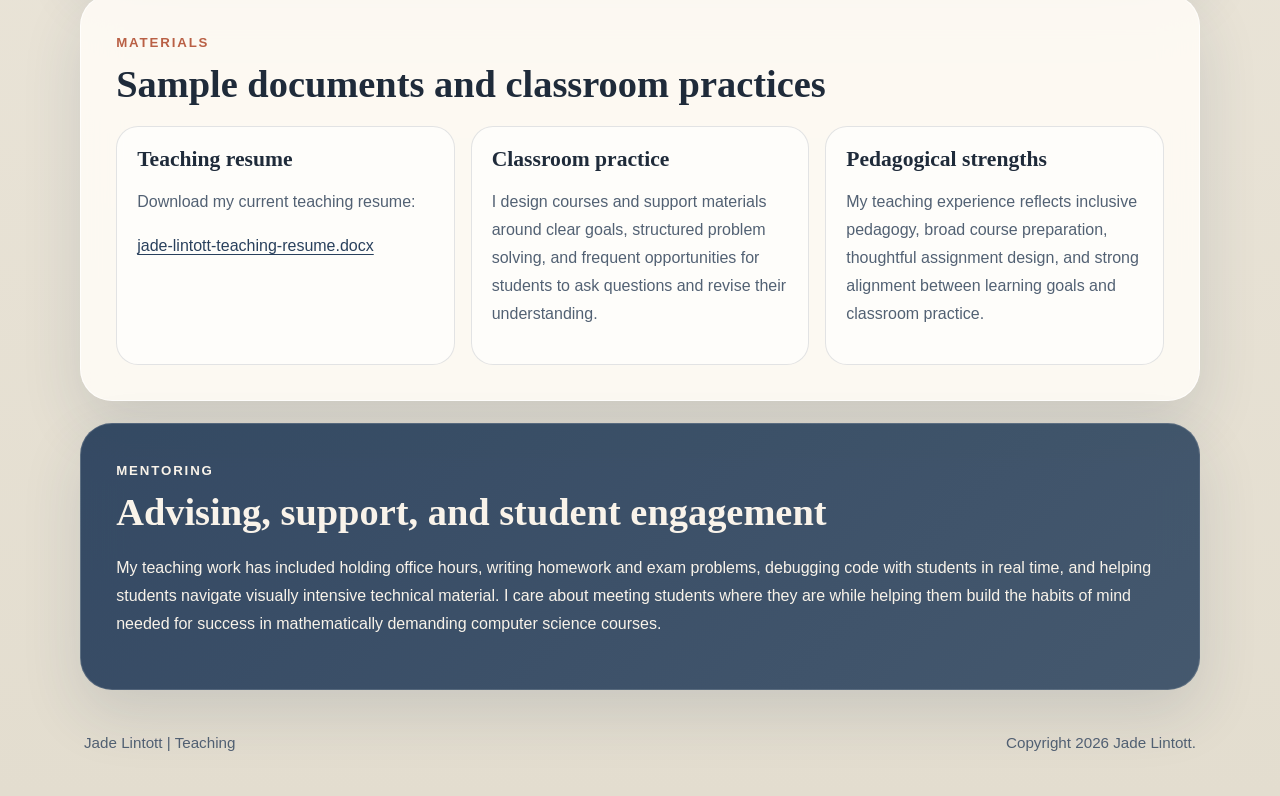
<file: teaching.html>
<!DOCTYPE html>
<html lang="en">
  <head>
    <meta charset="UTF-8" />
    <meta name="viewport" content="width=device-width, initial-scale=1.0" />
    <title>Teaching | Jade Lintott</title>
    <meta
      name="description"
      content="Teaching experience, course support, and materials for Jade Lintott."
    />
    <link rel="icon" type="image/svg+xml" href="favicon.svg" />
    <link rel="stylesheet" href="styles.css" />
    <script src="script.js" defer></script>
  </head>
  <body>
    <div class="site-background" aria-hidden="true"></div>
    <div class="page-shell">
      <header class="site-header">
        <a class="site-brand" href="index.html">
          <span class="site-brand__mark">JL</span>
          <span>
            <span class="site-brand__name">Jade Lintott</span>
            <span class="site-brand__meta">Computer Science PhD Student | Georgia Tech</span>
          </span>
        </a>
        <button
          class="nav-toggle"
          type="button"
          aria-expanded="false"
          aria-label="Toggle navigation"
          data-nav-toggle
        >
          Menu
        </button>
        <nav class="site-nav" aria-label="Primary" data-site-nav>
          <a href="index.html">Home</a>
          <a href="teaching.html" aria-current="page">Teaching</a>
          <a href="research.html">Research</a>
          <a href="cv.html">CV</a>
          <a href="miscellaneous.html">Advice</a>
          <a href="contact.html">Contact</a>
        </nav>
      </header>

      <main>
        <section class="hero hero--page">
          <div class="hero__content hero__content--narrow">
            <p class="eyebrow">Teaching</p>
            <h1>Courses built around rigor, accessibility, and student growth.</h1>
            <p class="hero__lede">
              My teaching experience spans discrete mathematics, algorithms,
              graph theory, accessible instruction, and introductory computer
              science across lecture, office-hour, and inquiry-based settings.
            </p>
          </div>
        </section>

        <section class="section-card">
          <div class="section-heading">
            <p class="eyebrow">Philosophy</p>
            <h2>Teaching statement snapshot</h2>
          </div>
          <div class="content-grid">
            <div>
              <p>
                My teaching centers on making mathematically rigorous material
                approachable without reducing its depth. Across lectures,
                office hours, grading sessions, and inquiry-based classrooms, I
                aim to help students move between concrete examples, formal
                reasoning, and collaborative problem solving.
              </p>
              <p>
                I am especially drawn to courses in discrete mathematics and
                theoretical computer science, where students benefit from clear
                exposition, repeated practice, and space to ask questions as
                they build confidence with proof, abstraction, and algorithmic
                thinking.
              </p>
            </div>
            <div class="highlight-panel">
              <h3>Pedagogical commitments</h3>
              <ul class="feature-list">
                <li>Explain technical and visual material accessibly for different learners</li>
                <li>Use active problem solving and responsive office-hour support</li>
                <li>Pair rigor with clear structure, examples, and iterative feedback</li>
              </ul>
            </div>
          </div>
        </section>

        <section class="section-card">
          <div class="section-heading">
            <p class="eyebrow">Courses</p>
            <h2>Courses taught and prepared</h2>
          </div>
          <div class="card-grid">
            <article class="info-card">
              <p class="info-card__kicker">Taught</p>
              <h3>Courses taught</h3>
              <ul class="feature-list">
                <li>Intro to Discrete Math for Computer Scientists, lead instructor, Fall 2026</li>
                <li>
                  Discrete math,
                  <a
                    class="text-link"
                    href="https://www.mathily.org/mathilyer/index.html"
                    target="_blank"
                    rel="noreferrer"
                  >
                    MathILy-Er
                  </a>
                  , Summer 2026
                </li>
              </ul>
            </article>
            <article class="info-card">
              <p class="info-card__kicker">Supported</p>
              <h3>Courses supported</h3>
              <ul class="feature-list">
                <li>CS 3510: Design and Analysis of Algorithms, TA and Head TA</li>
                <li>CS 3511: Honors Design and Analysis of Algorithms, TA</li>
                <li>CS 103: Mathematical Foundations of Computing, visual descriptionist</li>
              </ul>
            </article>
            <article class="info-card">
              <p class="info-card__kicker">Interests</p>
              <h3>Teaching areas</h3>
              <ul class="feature-list">
                <li>Discrete mathematics for computer science</li>
                <li>Algorithms, graph theory, and mathematical foundations</li>
                <li>Introductory computer science in Java and Python</li>
              </ul>
            </article>
          </div>
        </section>

        <section class="section-card">
          <div class="section-heading">
            <p class="eyebrow">Materials</p>
            <h2>Sample documents and classroom practices</h2>
          </div>
          <div class="card-grid">
            <article class="info-card">
              <h3>Teaching resume</h3>
              <p>
                Download my current teaching resume:
              </p>
              <p>
                <a class="text-link" href="assets/docs/jade-lintott-teaching-resume.docx">
                  jade-lintott-teaching-resume.docx
                </a>
              </p>
            </article>
            <article class="info-card">
              <h3>Classroom practice</h3>
              <p>
                I design courses and support materials around clear goals,
                structured problem solving, and frequent opportunities for
                students to ask questions and revise their understanding.
              </p>
            </article>
            <article class="info-card">
              <h3>Pedagogical strengths</h3>
              <p>
                My teaching experience reflects inclusive pedagogy, broad
                course preparation, thoughtful assignment design, and strong
                alignment between learning goals and classroom practice.
              </p>
            </article>
          </div>
        </section>

        <section class="section-card section-card--accent">
          <div class="section-heading">
            <p class="eyebrow">Mentoring</p>
            <h2>Advising, support, and student engagement</h2>
          </div>
          <p>
            My teaching work has included holding office hours, writing homework
            and exam problems, debugging code with students in real time, and
            helping students navigate visually intensive technical material. I
            care about meeting students where they are while helping them build
            the habits of mind needed for success in mathematically demanding
            computer science courses.
          </p>
        </section>
      </main>

      <footer class="site-footer">
        <p>Jade Lintott | Teaching</p>
        <p>Copyright <span data-year></span> Jade Lintott.</p>
      </footer>
    </div>
  </body>
</html>
</file>
<file: styles.css>
:root {
  --background: #f4efe5;
  --background-deep: #e3ddcf;
  --paper: rgba(255, 252, 246, 0.88);
  --paper-strong: #fffaf2;
  --ink: #1f2b3a;
  --ink-soft: #526173;
  --line: rgba(31, 43, 58, 0.12);
  --navy: #29405c;
  --terracotta: #b96045;
  --gold: #af7c31;
  --sage: #6a7c6d;
  --shadow: 0 24px 60px rgba(41, 64, 92, 0.14);
  --radius-lg: 32px;
  --radius-md: 22px;
  --radius-sm: 14px;
  --font-sans: "Avenir Next", "Segoe UI", "Helvetica Neue", sans-serif;
  --font-serif: "Iowan Old Style", "Palatino Linotype", "Book Antiqua",
    Baskerville, Georgia, serif;
}

*,
*::before,
*::after {
  box-sizing: border-box;
}

html {
  scroll-behavior: smooth;
}

body {
  margin: 0;
  min-height: 100vh;
  font-family: var(--font-sans);
  color: var(--ink);
  background:
    radial-gradient(circle at top left, rgba(175, 124, 49, 0.12), transparent 30%),
    radial-gradient(circle at top right, rgba(106, 124, 109, 0.16), transparent 26%),
    linear-gradient(180deg, var(--background), var(--background-deep));
}

a {
  color: inherit;
}

img {
  max-width: 100%;
  display: block;
}

p,
li {
  font-size: 1rem;
  line-height: 1.75;
  color: var(--ink-soft);
}

h1,
h2,
h3 {
  margin: 0;
  font-family: var(--font-serif);
  color: var(--ink);
  line-height: 1.15;
}

h1 {
  font-size: clamp(2.6rem, 5vw, 4.8rem);
  letter-spacing: -0.03em;
}

h2 {
  font-size: clamp(1.8rem, 3vw, 2.7rem);
}

h3 {
  font-size: 1.35rem;
}

code {
  padding: 0.1rem 0.4rem;
  border-radius: 999px;
  background: rgba(41, 64, 92, 0.09);
  font-family: "SFMono-Regular", Consolas, "Liberation Mono", monospace;
  font-size: 0.92rem;
}

.site-background {
  position: fixed;
  inset: 0;
  pointer-events: none;
  background:
    radial-gradient(circle at 15% 15%, rgba(185, 96, 69, 0.08), transparent 20%),
    radial-gradient(circle at 82% 18%, rgba(41, 64, 92, 0.08), transparent 22%),
    radial-gradient(circle at 76% 82%, rgba(106, 124, 109, 0.12), transparent 22%);
}

.page-shell {
  width: min(1120px, calc(100% - 2rem));
  margin: 0 auto;
  padding: 1.25rem 0 2.5rem;
}

.site-header {
  position: sticky;
  top: 1rem;
  z-index: 20;
  display: flex;
  align-items: center;
  justify-content: space-between;
  gap: 1rem;
  margin-bottom: 1.5rem;
  padding: 1rem 1.1rem;
  border: 1px solid rgba(255, 255, 255, 0.6);
  border-radius: 999px;
  background: rgba(255, 250, 242, 0.75);
  backdrop-filter: blur(18px);
  box-shadow: 0 12px 40px rgba(41, 64, 92, 0.08);
}

.site-brand {
  display: inline-flex;
  align-items: center;
  gap: 0.9rem;
  text-decoration: none;
}

.site-brand__mark {
  display: grid;
  place-items: center;
  width: 2.8rem;
  height: 2.8rem;
  border-radius: 50%;
  background:
    linear-gradient(135deg, rgba(41, 64, 92, 0.95), rgba(185, 96, 69, 0.88));
  color: #fff;
  font-size: 0.95rem;
  font-weight: 700;
  letter-spacing: 0.08em;
}

.site-brand__name,
.site-brand__meta {
  display: block;
}

.site-brand__name {
  font-family: var(--font-serif);
  font-size: 1.15rem;
}

.site-brand__meta {
  color: var(--ink-soft);
  font-size: 0.86rem;
}

.site-nav {
  display: flex;
  flex-wrap: wrap;
  gap: 0.4rem;
}

.site-nav a {
  padding: 0.7rem 1rem;
  border-radius: 999px;
  text-decoration: none;
  color: var(--ink-soft);
  transition: background-color 180ms ease, color 180ms ease, transform 180ms ease;
}

.site-nav a:hover,
.site-nav a:focus-visible,
.site-nav a[aria-current="page"] {
  background: rgba(41, 64, 92, 0.1);
  color: var(--navy);
  transform: translateY(-1px);
}

.nav-toggle {
  display: none;
  padding: 0.75rem 1rem;
  border: 0;
  border-radius: 999px;
  background: rgba(41, 64, 92, 0.1);
  color: var(--navy);
  font: inherit;
  font-weight: 600;
}

.hero,
.section-card {
  position: relative;
  margin-bottom: 1.35rem;
  border: 1px solid rgba(255, 255, 255, 0.78);
  border-radius: var(--radius-lg);
  background: var(--paper);
  backdrop-filter: blur(18px);
  box-shadow: var(--shadow);
}

.hero {
  display: grid;
  gap: 1.25rem;
  padding: clamp(1.6rem, 4vw, 3rem);
}

.hero--home {
  grid-template-columns: minmax(0, 1.55fr) minmax(280px, 0.95fr);
  align-items: center;
}

.hero--page {
  padding-block: clamp(2rem, 5vw, 3.2rem);
}

.hero__content {
  display: grid;
  gap: 1.2rem;
}

.hero__content--narrow {
  max-width: 760px;
}

.hero__lede {
  max-width: 60ch;
  font-size: 1.08rem;
}

.hero__actions {
  display: flex;
  flex-wrap: wrap;
  gap: 0.85rem;
}

.eyebrow {
  margin: 0;
  color: var(--terracotta);
  font-size: 0.83rem;
  font-weight: 700;
  letter-spacing: 0.14em;
  text-transform: uppercase;
}

.profile-card {
  display: grid;
  gap: 1rem;
  padding: 1rem;
  border: 1px solid var(--line);
  border-radius: calc(var(--radius-lg) - 8px);
  background: linear-gradient(180deg, rgba(255, 255, 255, 0.5), rgba(255, 255, 255, 0.82));
}

.profile-card__visual {
  overflow: hidden;
  border-radius: calc(var(--radius-lg) - 16px);
  background: rgba(41, 64, 92, 0.08);
}

.profile-card__image {
  width: 100%;
  height: auto;
}

.profile-card__body {
  display: grid;
  gap: 0.75rem;
}

.profile-card__title {
  margin: 0;
  color: var(--ink);
  font-weight: 700;
}

.profile-card__bio {
  margin: 0;
}

.section-card {
  padding: clamp(1.4rem, 3.4vw, 2.2rem);
}

.section-card--accent {
  background:
    linear-gradient(135deg, rgba(41, 64, 92, 0.94), rgba(58, 80, 103, 0.94));
  border-color: rgba(255, 255, 255, 0.14);
}

.section-card--accent h2,
.section-card--accent h3,
.section-card--accent p,
.section-card--accent li,
.section-card--accent .eyebrow,
.section-card--accent code {
  color: #f9f3ea;
}

.section-card--accent code {
  background: rgba(255, 255, 255, 0.14);
}

.section-heading {
  display: grid;
  gap: 0.5rem;
  margin-bottom: 1.25rem;
}

.content-grid,
.card-grid {
  display: grid;
  gap: 1rem;
}

.content-grid {
  grid-template-columns: minmax(0, 1.3fr) minmax(280px, 0.95fr);
  align-items: start;
}

.card-grid {
  grid-template-columns: repeat(3, minmax(0, 1fr));
}

.highlight-panel,
.info-card {
  padding: 1.25rem;
  border: 1px solid var(--line);
  border-radius: var(--radius-md);
  background: rgba(255, 255, 255, 0.64);
}

.info-card--light {
  background: rgba(255, 255, 255, 0.1);
  border-color: rgba(255, 255, 255, 0.14);
}

.info-card__kicker {
  margin: 0 0 0.45rem;
  color: var(--gold);
  font-size: 0.82rem;
  font-weight: 700;
  letter-spacing: 0.12em;
  text-transform: uppercase;
}

.feature-list,
.compact-list,
.timeline-list {
  margin: 0;
  padding-left: 1.2rem;
}

.feature-list {
  display: grid;
  gap: 0.7rem;
}

.feature-list--wide {
  padding-left: 1.1rem;
}

.compact-list {
  display: grid;
  gap: 0.35rem;
}

.timeline-list {
  display: grid;
  gap: 1rem;
  list-style: none;
  padding: 0;
}

.timeline-list li {
  display: grid;
  grid-template-columns: 130px minmax(0, 1fr);
  gap: 1rem;
  padding: 1rem 0;
  border-top: 1px solid var(--line);
}

.timeline-list li:first-child {
  border-top: 0;
  padding-top: 0;
}

.timeline-list__date {
  color: var(--terracotta);
  font-weight: 700;
}

.button,
.text-link {
  transition: transform 180ms ease, box-shadow 180ms ease, background-color 180ms ease;
}

.button {
  display: inline-flex;
  align-items: center;
  justify-content: center;
  min-height: 3rem;
  padding: 0.85rem 1.2rem;
  border-radius: 999px;
  background: var(--navy);
  color: #fff;
  text-decoration: none;
  font-weight: 700;
  box-shadow: 0 10px 24px rgba(41, 64, 92, 0.18);
}

.button:hover,
.button:focus-visible,
.text-link:hover,
.text-link:focus-visible {
  transform: translateY(-2px);
}

.button--ghost {
  background: rgba(41, 64, 92, 0.08);
  color: var(--navy);
  box-shadow: none;
}

.button--soft {
  background: rgba(185, 96, 69, 0.14);
  color: var(--terracotta);
  box-shadow: none;
}

.button--disabled {
  background: rgba(41, 64, 92, 0.12);
  color: var(--ink-soft);
  box-shadow: none;
  cursor: default;
}

.text-link {
  color: var(--navy);
  text-decoration-thickness: 0.08em;
  text-underline-offset: 0.16em;
}

.muted {
  margin: 0;
  font-size: 0.95rem;
  color: var(--ink-soft);
}

.site-footer {
  display: flex;
  flex-wrap: wrap;
  justify-content: space-between;
  gap: 0.75rem 1rem;
  padding: 1.1rem 0.25rem 0;
}

.site-footer p {
  margin: 0;
  font-size: 0.95rem;
}

.not-found {
  min-height: 78vh;
  display: grid;
  place-content: center;
  gap: 1rem;
  text-align: center;
}

@media (max-width: 920px) {
  .hero--home,
  .content-grid,
  .card-grid {
    grid-template-columns: 1fr;
  }

  .profile-card__visual {
    min-height: 220px;
  }

  .timeline-list li {
    grid-template-columns: 1fr;
    gap: 0.4rem;
  }
}

@media (max-width: 760px) {
  .page-shell {
    width: min(100% - 1rem, 1120px);
  }

  .site-header {
    display: grid;
    grid-template-columns: 1fr auto;
    align-items: center;
    border-radius: 28px;
  }

  .nav-toggle {
    display: inline-flex;
  }

  .site-nav {
    display: none;
    grid-column: 1 / -1;
    padding-top: 0.35rem;
  }

  .site-nav.is-open {
    display: grid;
  }

  .site-nav a {
    width: 100%;
    text-align: center;
  }

  .hero,
  .section-card {
    border-radius: 26px;
  }

  .hero__actions {
    flex-direction: column;
  }

  .button {
    width: 100%;
  }
}
</file>
